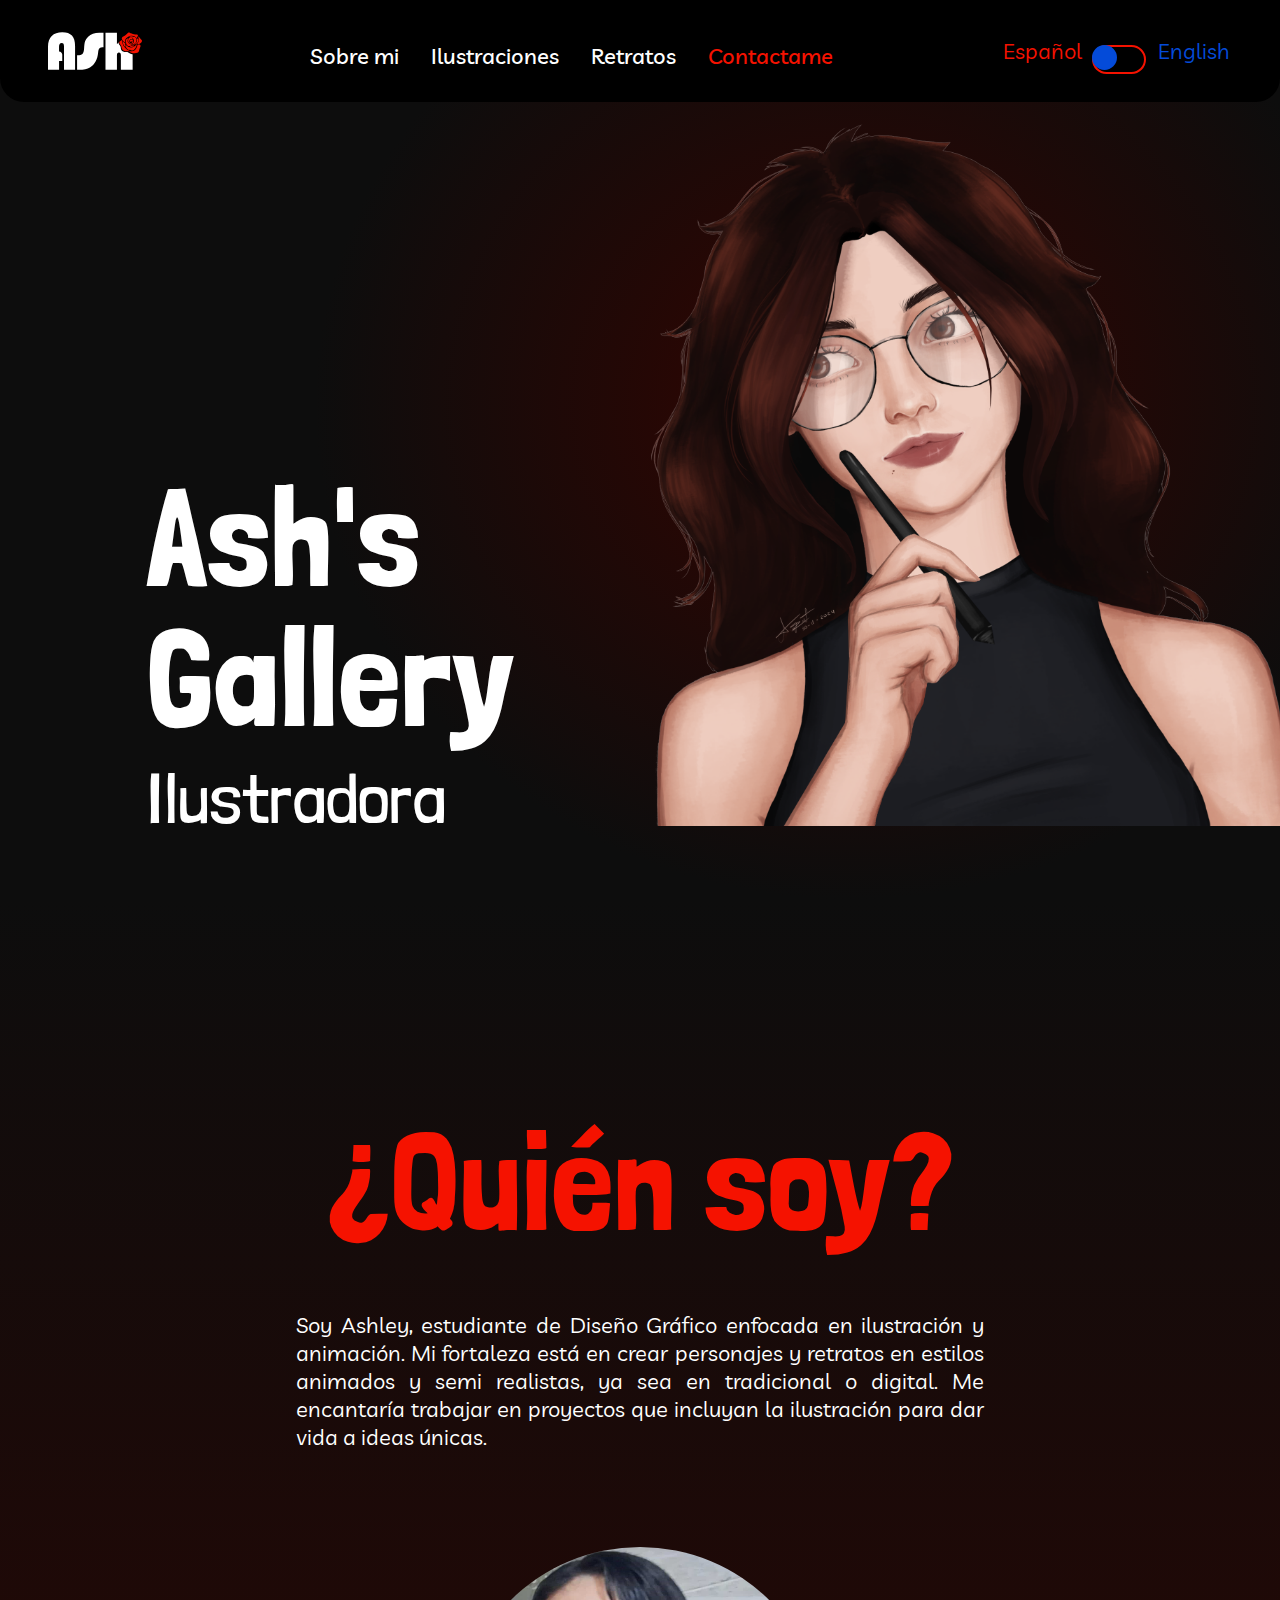
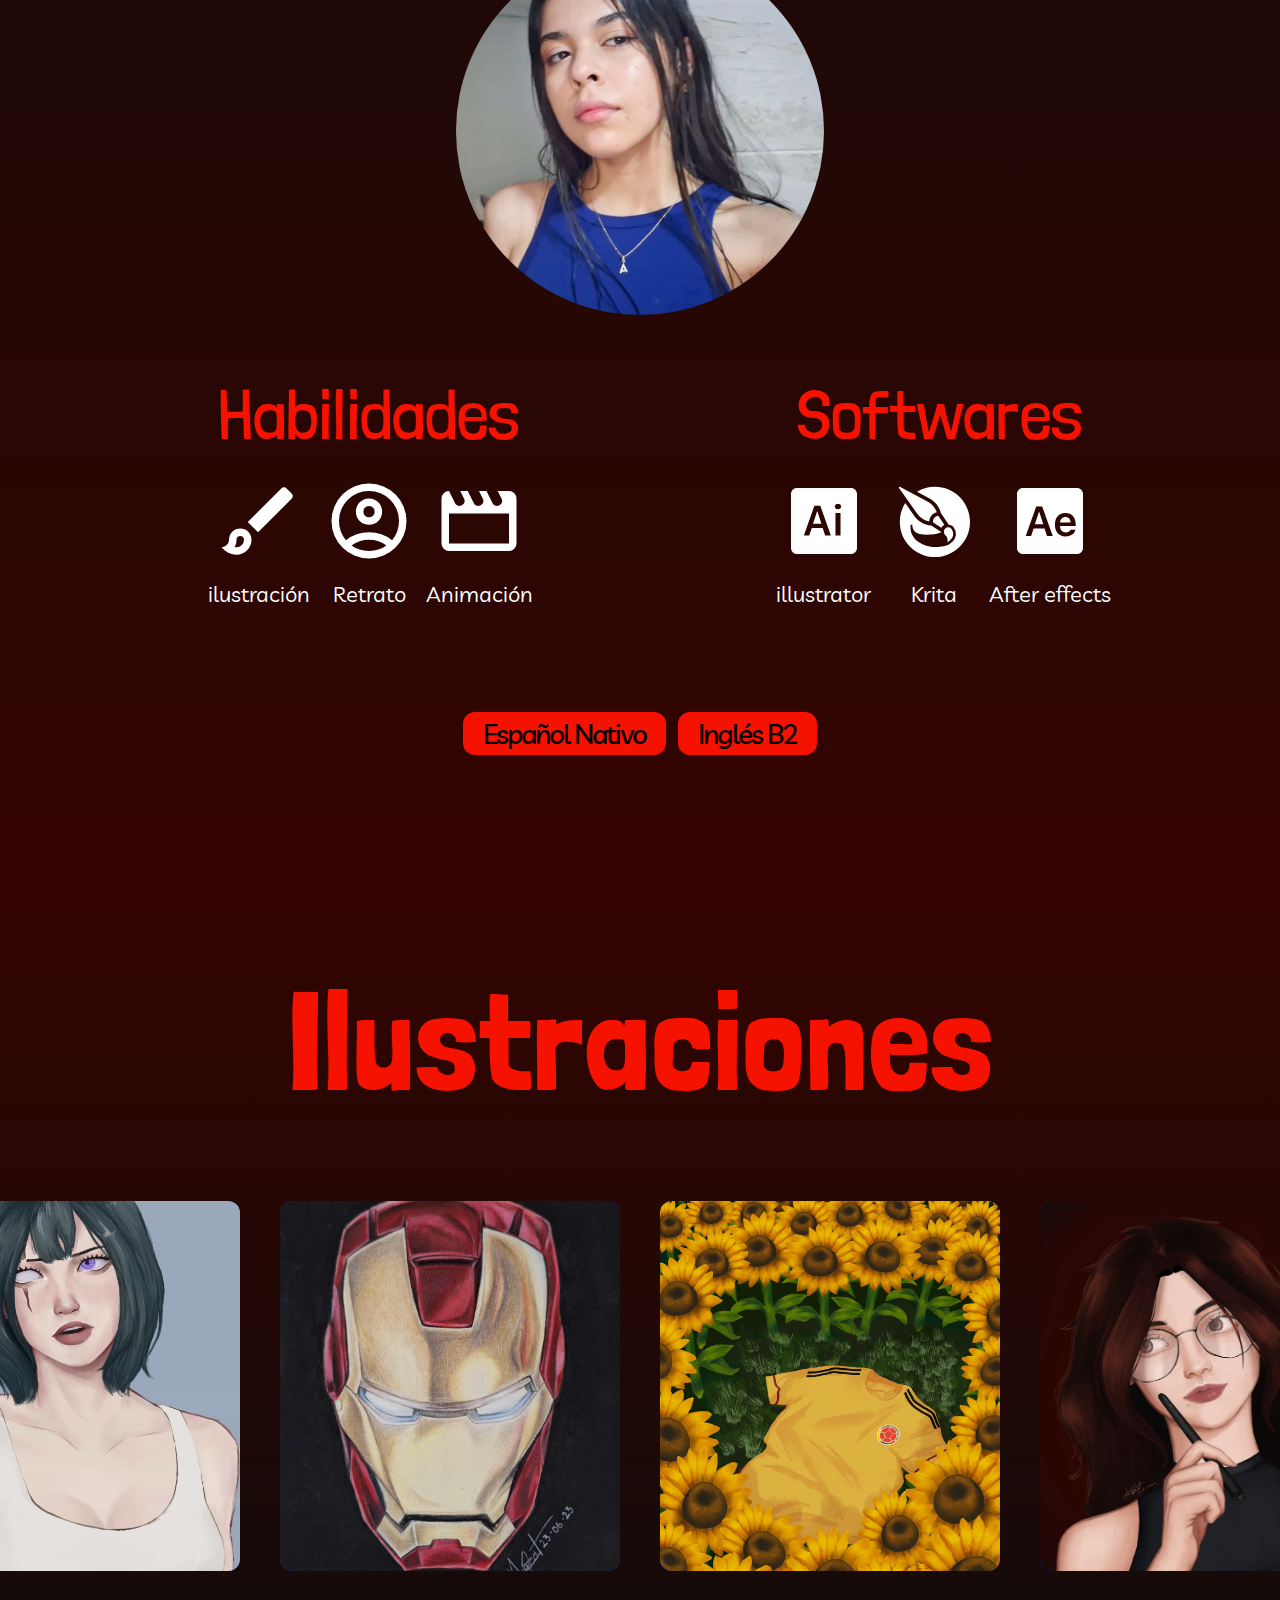
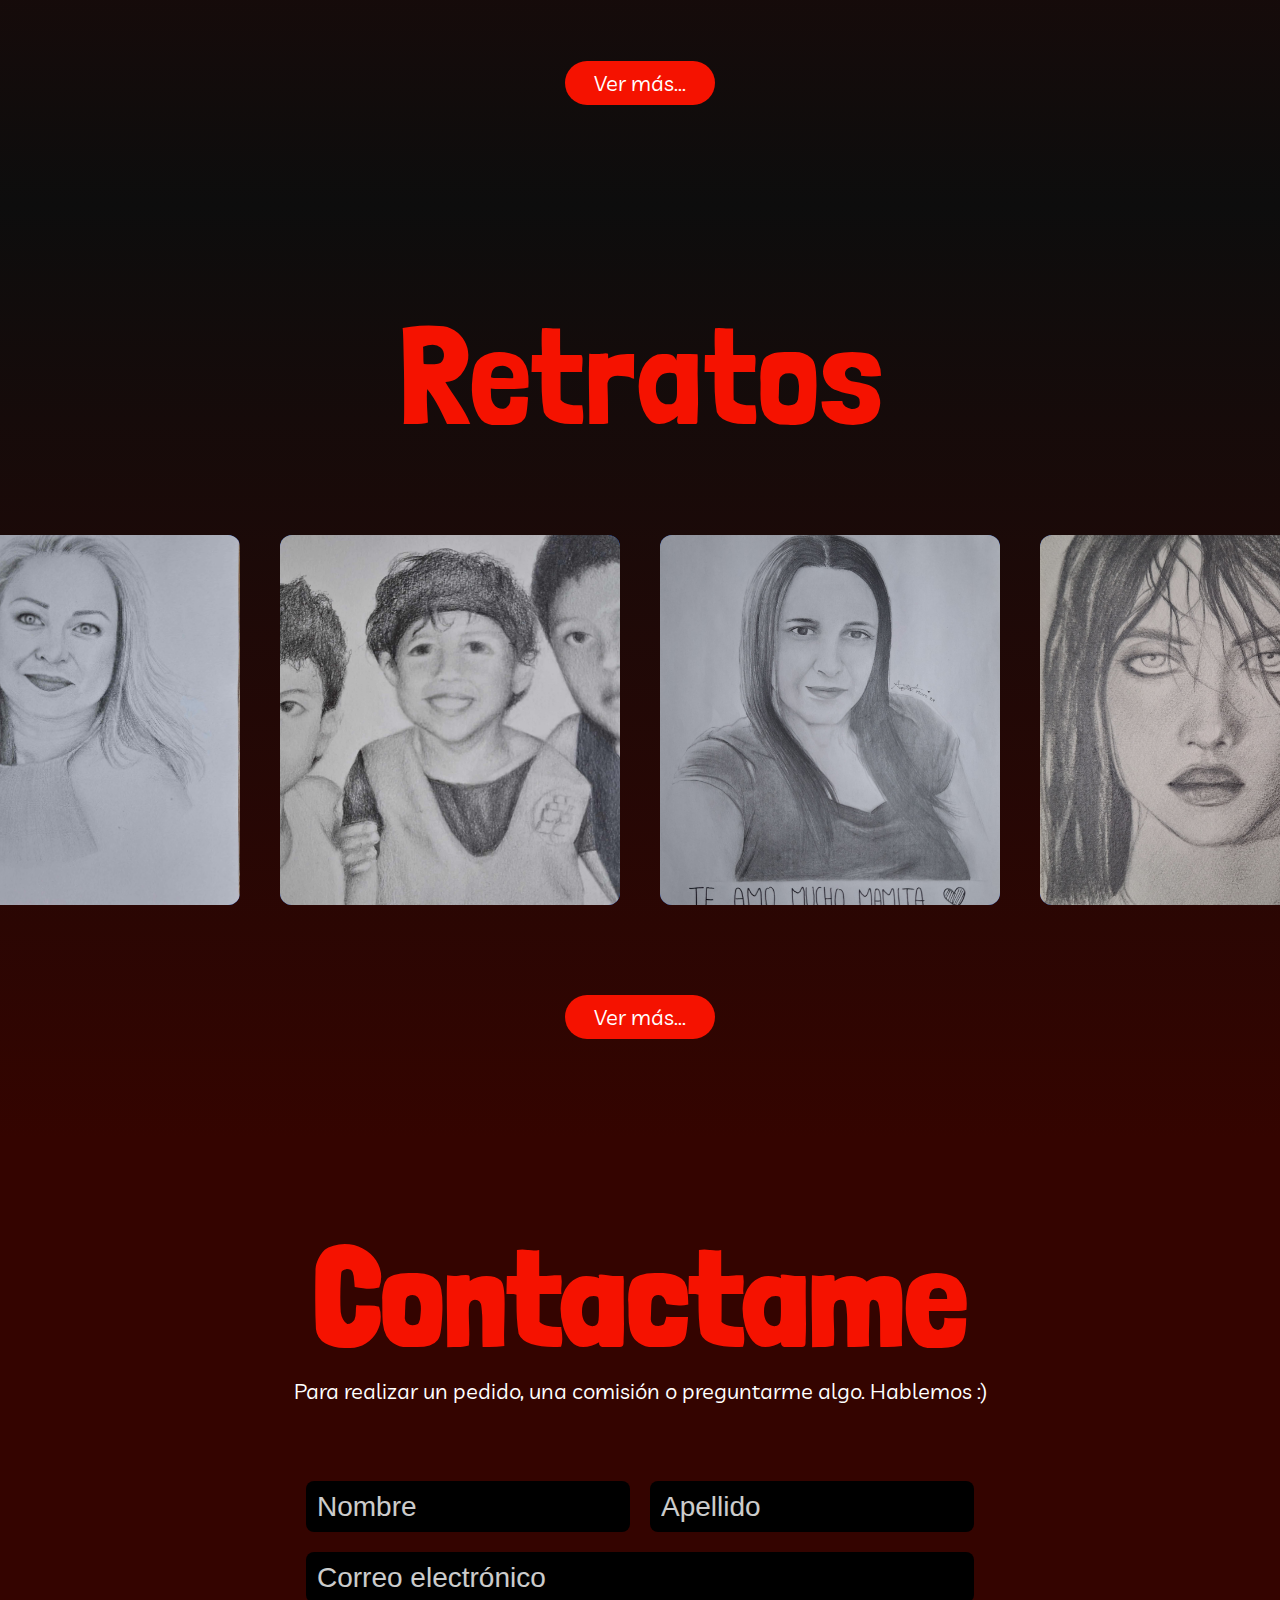
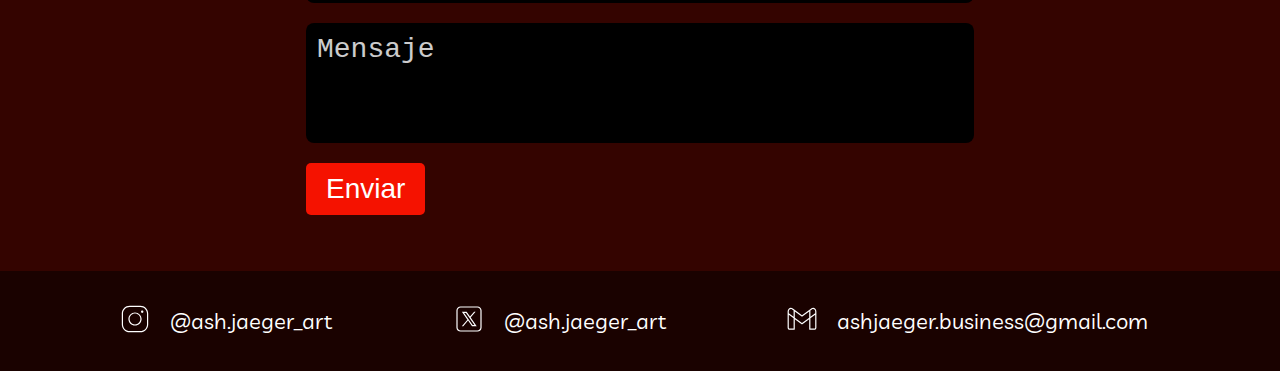
<file: index.html>
<!DOCTYPE html>
<html lang="es">
<head>
    <meta charset="UTF-8">
    <meta name="viewport" content="width=device-width, initial-scale=1.0">
    <link rel="stylesheet" href="css/style.css">
    <!-- FONTS -->
    <!-- Londrina -->
    <link rel="preconnect" href="https://fonts.googleapis.com">
    <link rel="preconnect" href="https://fonts.gstatic.com" crossorigin>
    <link href="https://fonts.googleapis.com/css2?family=Londrina+Solid:wght@100;300;400;900&display=swap" rel="stylesheet">
    <!-- Livvic -->
    <link rel="preconnect" href="https://fonts.googleapis.com">
    <link rel="preconnect" href="https://fonts.gstatic.com" crossorigin>
    <link href="https://fonts.googleapis.com/css2?family=Livvic:ital,wght@0,100;0,200;0,300;0,400;0,500;0,600;0,700;0,900;1,100;1,200;1,300;1,400;1,500;1,600;1,700;1,900&family=Londrina+Solid:wght@100;300;400;900&display=swap" rel="stylesheet">

    <title>Portafolio Ashley Sanjuan</title>
</head>
<body>
    <header class="header">
        <!-- izquierda -->
        <a class="logo" href="#inicio">
        <img class="logo__icon" src="recursos/iconos/ash_logo_svg.svg" alt="">
        </a>
        <!-- centro -->
        <nav class="nav">
            <a class="nav__link" href="#sobremi">Sobre mi</a>
            <a class="nav__link" href="#ilustraciones">Ilustraciones</a>
            <a class="nav__link" href="#retratos">Retratos</a>
            <a class="nav__link nav__link--contactame" href="#contactame">Contactame</a>
        </nav>
        <!-- derecha -->
        <div class="language">
            <span class="es">Español</span>
            <input class="check" type="checkbox"> 
            <span class="en">English</span>
        </div>
    </header>
    <main class="main">
    <!-- inicio -->
        <section id="inicio" class="inicio">
            <div class="inicio__content">
                <div class="inicio__info">
                    <div class="inicio__title">
                        <h2 class="title__text">Ash's</h2>
                        <h2 class="title__text">Gallery</h2>
                    </div>  
                    <p class="inicio__subtitle">Ilustradora</p>
                </div>
            </div>
            <div class="photo__container">
                <img class="inicio__img" src="recursos/imagenes/dibujo_iniciopng.png" alt="dibujo autoretrato">
            </div>
        </section>

    <!-- sobre mi -->

        <section id="sobremi" class="sobremi">
            <div class="sobremi__content container">
                <div class="sobremi__info">
                    <h2 class="sobremi__title">¿Quién soy?</h2>
                    <p class="sobremi__paragraph">Soy Ashley, estudiante de Diseño Gráfico enfocada en ilustración y animación. Mi fortaleza está en crear personajes y retratos en estilos animados y semi realistas, ya sea en tradicional o digital. Me encantaría trabajar en proyectos que incluyan la  ilustración para dar vida a ideas únicas.</p>
                </div>
                <figure class="sobremi__photo">
                    <img class="sobremi__img" src="recursos/imagenes/mi_foto.jpg" alt="mi foto">
                </figure>
                <div class="sobremi__caracteristicas">
                    <div class="sobremi__habilidades">
                        <h2 class="habilidades__titulo">Habilidades</h2>
                        <div class="habilidades__container">
                            <div class="habilidad">
                                <figure class="habilidad__icon">
                                    <img class="icon__img" src="recursos/iconos/brush_icon.svg" alt="ilustracion icono">
                                </figure>
                                <p class="habilidad__text">ilustración</p>
                            </div>
                            <div class="habilidad">
                                <figure class="habilidad__icon">
                                    <img class="icon__img" src="recursos/iconos/portrait.svg" alt="retrato icono">
                                </figure>
                                <p class="habilidad__text">Retrato</p>
                            </div>
                            <div class="habilidad">
                                <figure class="habilidad__icon">
                                    <img class="icon__img" src="recursos/iconos/animacion_icon.svg" alt="animacion icono">
                                </figure>
                                <p class="habilidad__text">Animación</p>
                            </div>
                        </div>
                    </div>
                    <div class="sobremi__softwares">
                        <h2 class="softwares__titulo">Softwares</h2>
                        <div class="softwares__container">
                            <div class="software">
                                <figure class="software__icon">
                                    <img class="icon__img" src="recursos/iconos/illustrator.svg" alt="illustrator icono">
                                </figure>
                                <p class="software__text">illustrator</p>
                            </div>
                            <div class="software">
                                <figure class="software__icon">
                                    <img class="icon__img" src="recursos/iconos/krita.svg" alt="krita icono">
                                </figure>
                                <p class="software__text">Krita</p>
                            </div>
                            <div class="software">
                                <figure class="software__icon">
                                    <img class="icon__img" src="recursos/iconos/after_effects_icon.svg" alt="after effects icono">
                                </figure>
                                <p class="software__text">After effects</p>
                            </div>
                        </div>
                    </div>
                </div>
                <div class="sobremi__language">
                    <p class="language__text">Español Nativo</p>
                    <p class="language__text">Inglés B2</p>
                </div>
            </div>
        </section>

        <!-- ilustraciones -->
        <section id="ilustraciones" class="ilustraciones">
            <div class="ilustraciones__content container">
                <div class="content__top">
                    <h2 class="content__title">Ilustraciones</h2>
                </div>
                <div class="carousel">
                    <a href="#popup__haruka" class="elemento">
                        <img class="elemento__img"  src="recursos/imagenes/HARUKA.jpg" alt="">
                    </a>
                    
                    <a href="#popup__ironman" class="elemento">
                        <img class="elemento__img"  src="recursos/imagenes/iron_man.jpg" alt="">
                    </a>
                    <a href="#popup__colombia" class="elemento">
                        <img class="elemento__img"  src="recursos/imagenes/colombia.jpg" alt="">
                    </a>
                    <a href="#popup__miautoretrato" class="elemento">
                        <img class="elemento__img"  src="recursos/imagenes/autoretrato__mini.jpg" alt="">
                    </a>
                </div>
                <a class="button__vermas" href="https://www.instagram.com/ash.jaeger_art?utm_source=ig_web_button_share_sheet&igsh=ZDNlZDc0MzIxNw%3D%3D" target="_blank">Ver más...</a>
            </div>

            <!-- pop up -->
            <div id="popup__haruka" class="popup__haruka popup">
                <div class="popup__content">
                    <div class="close__button">
                        <a class="popup__close" href="#ilustraciones">&times;</a>
                    </div>
                    <figure class="popup__picture">
                        <img class="popup__picture--img" src="recursos/imagenes/HARUKA.jpg" alt="">
                    </figure>
                    <h2 class="popup__title">Personaje original</h2>
                    <p class="popup__paragraph">Dibujo digital de un personaje original, Haruka.</p>
                </div>
            </div>

            <div id="popup__ironman" class="popup__ironman popup">
                <div class="popup__content">
                    <div class="close__button">
                        <a class="popup__close" href="#ilustraciones">&times;</a>
                    </div>
                    <figure class="popup__picture">
                        <img class="popup__picture--img" src="recursos/imagenes/iron_man.jpg" alt="">
                    </figure>
                    <h2 class="popup__title">Iron man</h2>
                    <p class="popup__paragraph">Dibujo semi realista tradicional con colores prismacolor premier.</p>
                </div>
            </div>

            <div id="popup__colombia" class="popup__colombia popup">
                <div class="popup__content">
                    <div class="close__button">
                        <a class="popup__close" href="#ilustraciones">&times;</a>
                    </div>
                    <figure class="popup__picture">
                        <img class="popup__picture--img" src="recursos/imagenes/colombia.jpg" alt="">
                    </figure>
                    <h2 class="popup__title">Selección Colombia</h2>
                    <p class="popup__paragraph">Dibujo digital que expresa el apoyo de los colombianos.</p>
                </div>
            </div>

            <div id="popup__miautoretrato" class="popup__miautoretrato popup">
                <div class="popup__content popup__content--big">
                    <div class="close__button">
                        <a class="popup__close" href="#ilustraciones">&times;</a>
                    </div>
                    <figure class="popup__picture">
                        <img class="popup__picture--img" src="recursos/imagenes/autoretrato_grande.jpg" alt="">
                    </figure>
                    <h2 class="popup__title">Mi autoretrato animado</h2>
                    <p class="popup__paragraph">Dibujo digital de un retrato animado de mi persona.</p>
                </div>
            </div>

        </section>

        <!-- Retratos -->
        <section id="retratos" class="retratos">
            <div class="retratos__content container">
                <div class="content__top">
                    <h2 class="content__title">Retratos</h2>
                </div>
                <div class="carousel">
                    <a href="#popup__retrato1" class="elemento">
                        <img class="elemento__img"  src="recursos/imagenes/retrato_1.jpg" alt="">
                    </a>
                    
                    <a href="#popup__retratofamiliar" class="elemento">
                        <img class="elemento__img"  src="recursos/imagenes/retrato_familiar_mini.jpg" alt="">
                    </a>
                    <a href="#popup__retrato2" class="elemento">
                        <img class="elemento__img"  src="recursos/imagenes/retrato_2.jpg" alt="">
                    </a>
                    <a href="#popup__billie" class="elemento">
                        <img class="elemento__img"  src="recursos/imagenes/billie.jpg" alt="">
                    </a>
                </div>
                <a class="button__vermas" href="https://www.instagram.com/ash.jaeger_art?utm_source=ig_web_button_share_sheet&igsh=ZDNlZDc0MzIxNw%3D%3D" target="_blank">Ver más...</a>
            </div>
        </section>

        <!-- pop up -->
        <div id="popup__retrato1" class="popup__retrato1 popup">
            <div class="popup__content">
                <div class="close__button">
                    <a class="popup__close" href="#retratos">&times;</a>
                </div>
                <figure class="popup__picture">
                    <img class="popup__picture--img" src="recursos/imagenes/retrato_1.jpg" alt="">
                </figure>
                <h2 class="popup__title">Retrato</h2>
                <p class="popup__paragraph">Dibujo tradicional de un retrato semi realista.</p>
            </div>
        </div>

        <div id="popup__retratofamiliar" class="popup__retratofamiliar popup">
            <div class="popup__content popup__content--big">
                <div class="close__button">
                    <a class="popup__close" href="#retratos">&times;</a>
                </div>
                <figure class="popup__picture">
                    <img class="popup__picture--img" src="recursos/imagenes/retrato_familiar.jpg" alt="">
                </figure>
                <h2 class="popup__title">Retrato de 3 personas</h2>
                <p class="popup__paragraph">Dibujo tradicional de un retrato semi realista de 3 personas.</p>
            </div>
        </div>

        <div id="popup__retrato2" class="popup__retrato2 popup">
            <div class="popup__content">
                <div class="close__button">
                    <a class="popup__close" href="#retratos">&times;</a>
                </div>
                <figure class="popup__picture">
                    <img class="popup__picture--img" src="recursos/imagenes/retrato_2.jpg" alt="">
                </figure>↩
                <h2 class="popup__title">Retrato</h2>
                <p class="popup__paragraph">Dibujo tradicional de un retrato semi realista.</p>
            </div>
        </div>

        <div id="popup__billie" class="popup__billie popup">
            <div class="popup__content">
                <div class="close__button">
                    <a class="popup__close" href="#retratos">&times;</a>
                </div>
                <figure class="popup__picture">
                    <img class="popup__picture--img" src="recursos/imagenes/billie.jpg" alt="">
                </figure>
                <h2 class="popup__title">Retrato de Billie Eilish</h2>
                <p class="popup__paragraph">Dibujo tradicional de un retrato semi realista de Billie Eilish.</p>
            </div>
        </div>

        <!-- formulario de contacto -->
        <section id="contactame" class="contactame">
            <div class="contactame__main">
                <div class="main__top">
                    <div class="main__title">
                        <h2 class="titulo__contactame">Contactame</h2>
                    </div>
                    <div class="main__text">
                        <p class="texto__contactame">Para realizar un pedido, una comisión o preguntarme algo. Hablemos :)</p>
                    </div>
                </div>
                <div class="main__formulario">
                    <!-- Contenedor general del formulario -->
                    <div class="formulario__contenedor">
                        <!-- Primer contenedor: Nombre y Apellido -->
                        <div class="formulario__fila">
                            <input type="text" class="campo__input" placeholder="Nombre">
                            <input type="text" class="campo__input" placeholder="Apellido">
                        </div>
                        <!-- Segundo contenedor: Correo y Mensaje -->
                        <div class="formulario__columna">
                            <input type="email" class="campo__input largo" placeholder="Correo electrónico">
                            <textarea class="campo__input grande campo__textarea" placeholder="Mensaje"></textarea>
                        </div>
                    </div>
                    
                    <!-- Botón de enviar -->
                    <div class="formulario__bottom">
                        <button type="submit" class="boton__enviar">Enviar</button>
                    </div>
                </div>
                <!-- bottom, redes sociales -->
                <div class="main__bottom">
                    <div class="bottom__link">
                        <figure class="link__left">
                            <img class="link__icon" src="recursos/iconos/instagram.svg" alt="">
                        </figure>
                        <div class="link__right">
                            <a class="link__text" href="https://www.instagram.com/ash.jaeger_art?utm_source=ig_web_button_share_sheet&igsh=ZDNlZDc0MzIxNw%3D%3D" target="_blank">@ash.jaeger_art</a>
                        </div>
                    </div>
                    <div class="bottom__link">
                        <figure class="link__left">
                            <img class="link__icon" src="recursos/iconos/twitter.svg" alt="">
                        </figure>
                        <div class="link__right">
                            <a class="link__text" href="https://x.com/Ashjaeger_art?t=L1QAcfdSLQfPSjb81vcSCw&s=09" target="_blank">@ash.jaeger_art</a>
                        </div>
                    </div>
                    <div class="bottom__link">
                        <figure class="link__left">
                            <img class="link__icon" src="recursos/iconos/gmail.svg" alt="">
                        </figure>
                        <div class="link__right">
                            <a class="link__text" href="https://mail.google.com/mail/u/0/#inbox?compose=GTvVlcSKhbsKhqTmFCcCXrQcwvKBvpLVJrgqXmTkKzvtjXBVnfhWlRpGMhvZzkQrkFJMxSKJhQwQf" target="_blank" >ashjaeger.business@gmail.com</a>
                        </div>
                    </div>
                </div>
            </div>
        </section>
    </main>  
    <script src="js/app.js"></script>
</body>
</html>
</file>
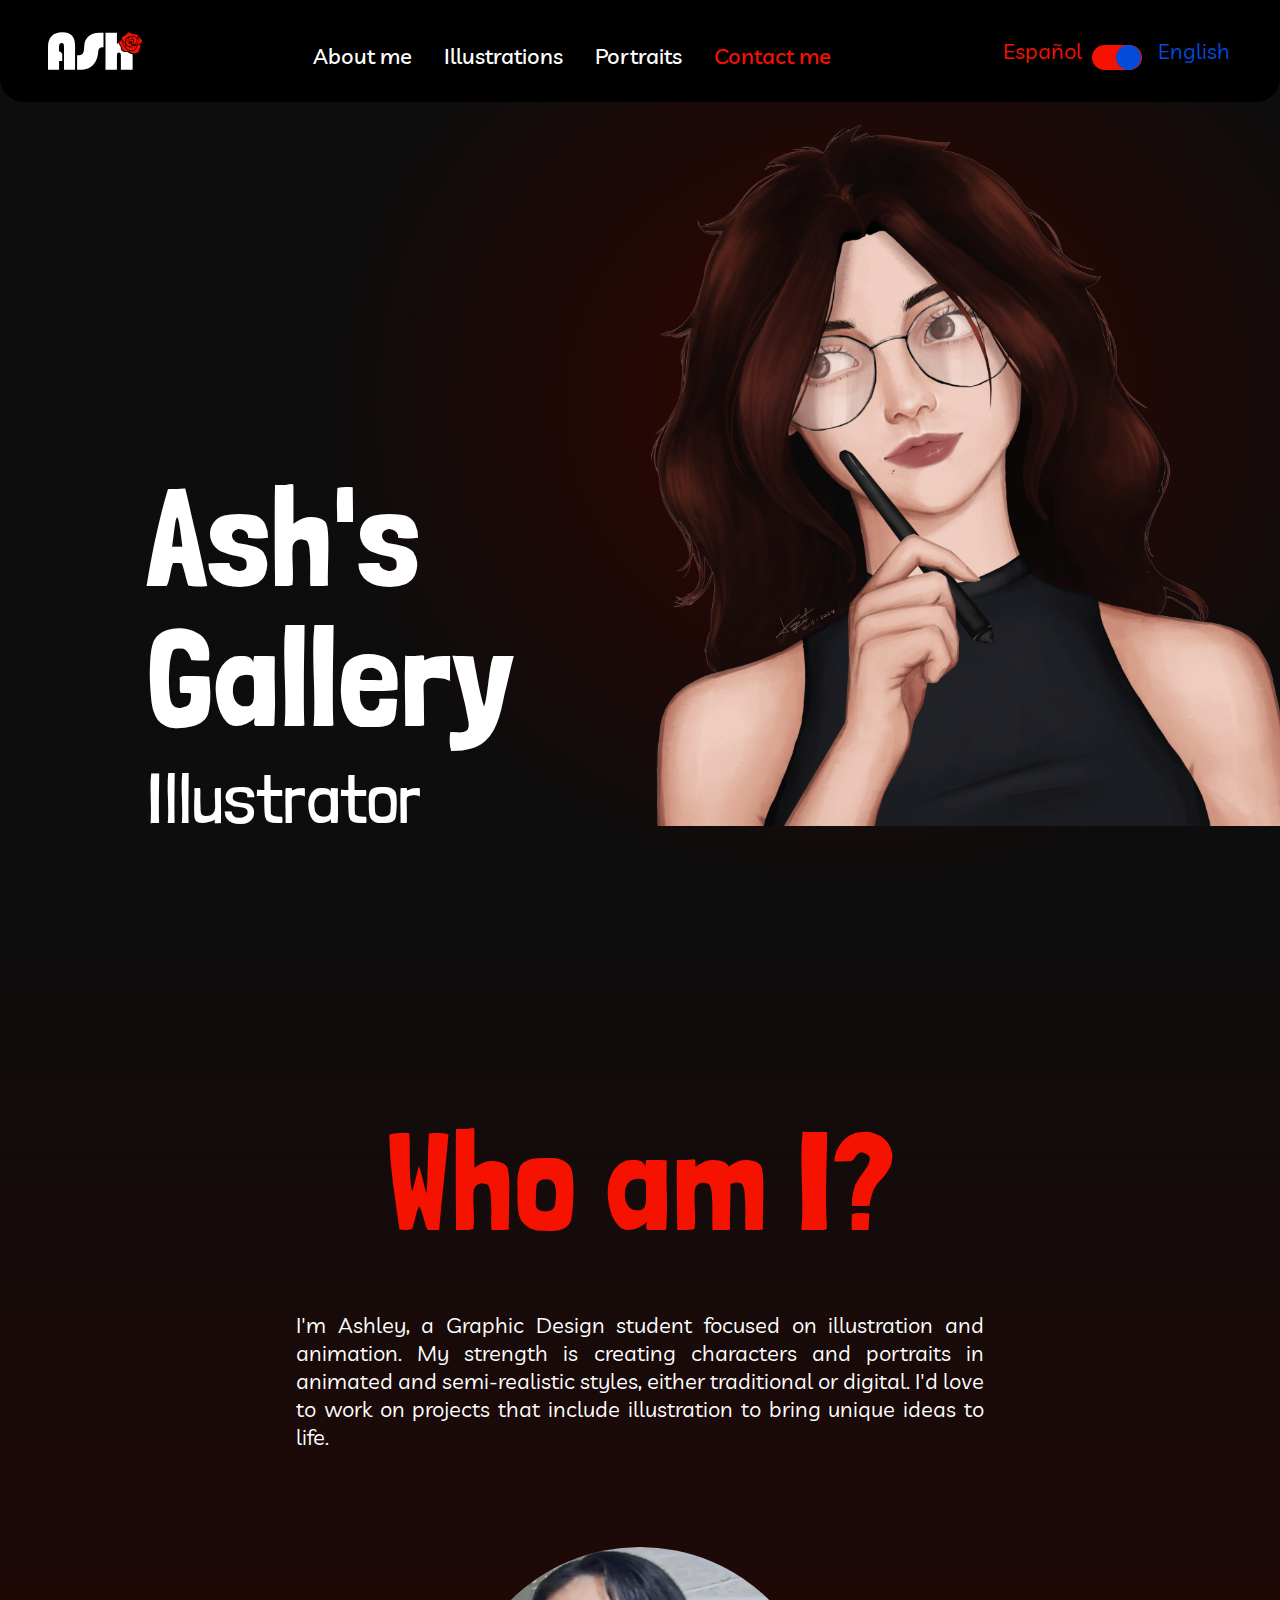
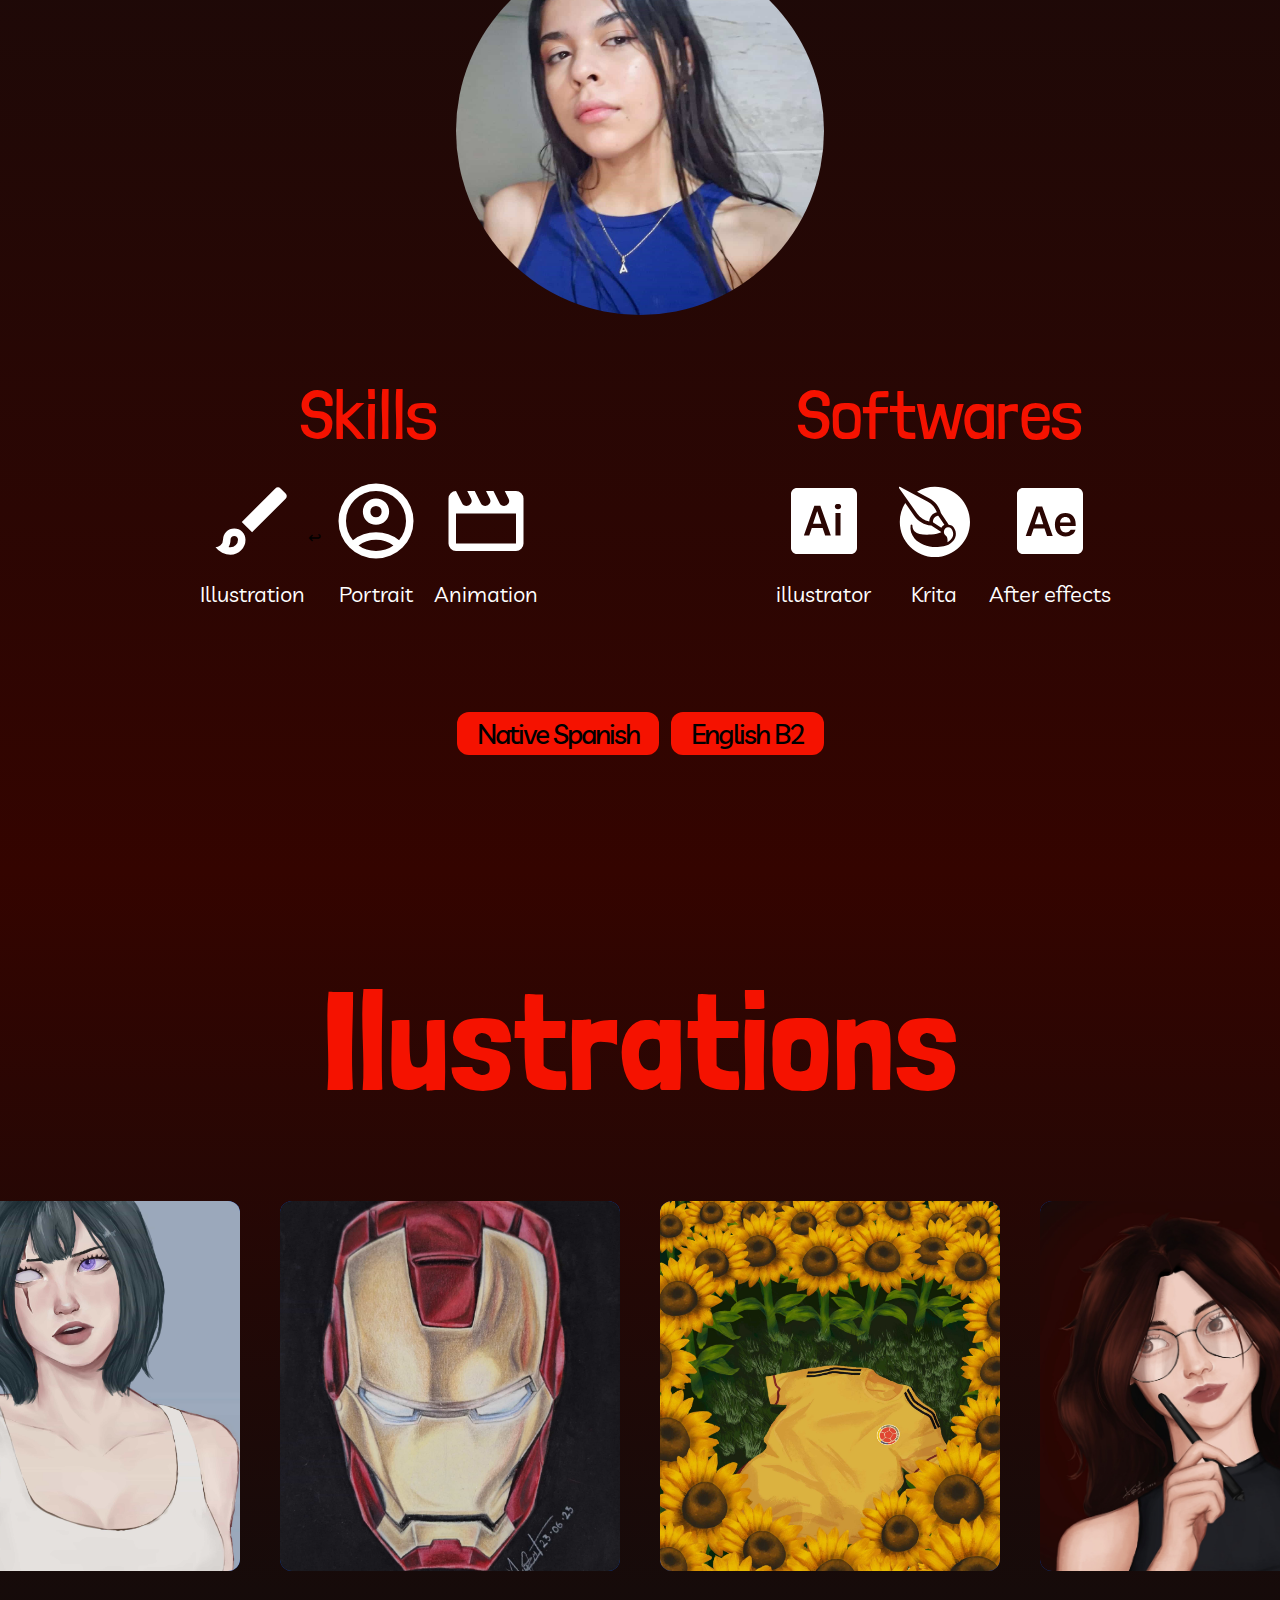
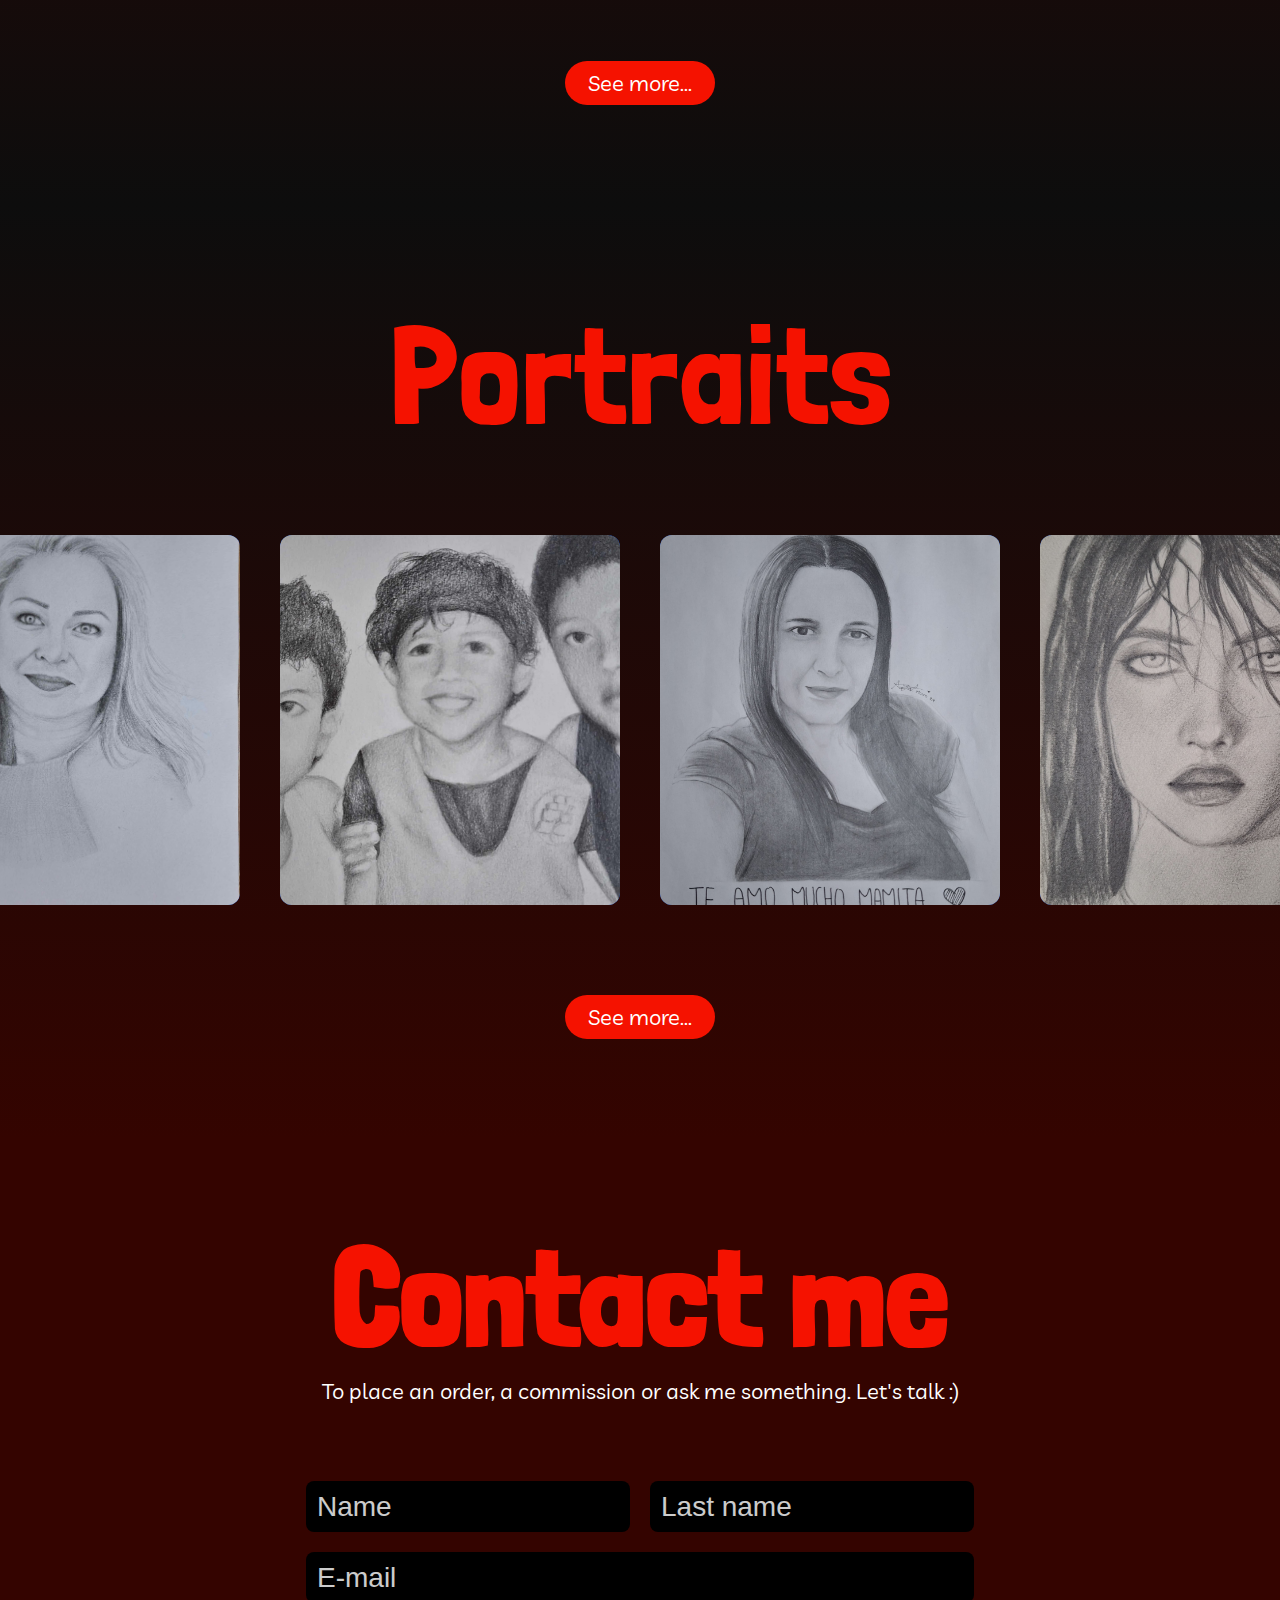
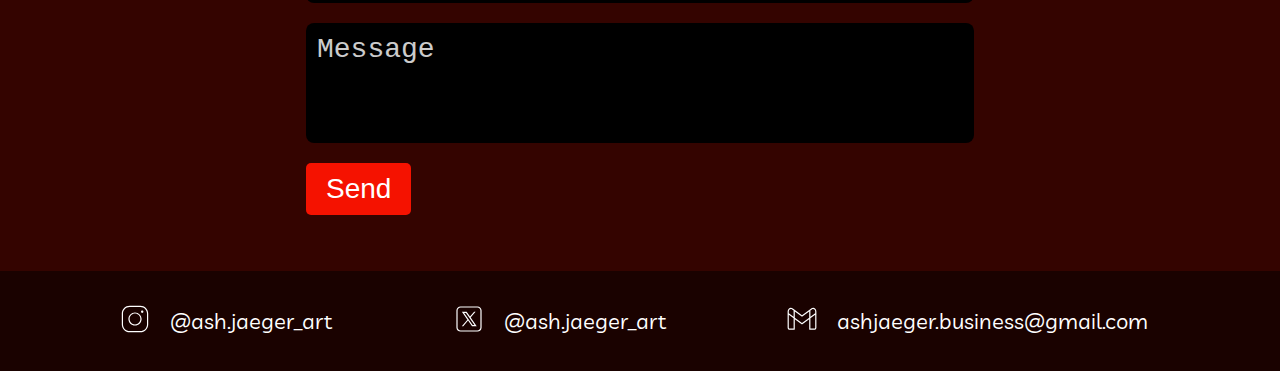
<file: index-english.html>
<!DOCTYPE html>
<html lang="es">
<head>
    <meta charset="UTF-8">
    <meta name="viewport" content="width=device-width, initial-scale=1.0">
    <link rel="stylesheet" href="css/style.css">
    <!-- FONTS -->
    <!-- Londrina -->
    <link rel="preconnect" href="https://fonts.googleapis.com">
    <link rel="preconnect" href="https://fonts.gstatic.com" crossorigin>
    <link href="https://fonts.googleapis.com/css2?family=Londrina+Solid:wght@100;300;400;900&display=swap" rel="stylesheet">
    <!-- Livvic -->
    <link rel="preconnect" href="https://fonts.googleapis.com">
    <link rel="preconnect" href="https://fonts.gstatic.com" crossorigin>
    <link href="https://fonts.googleapis.com/css2?family=Livvic:ital,wght@0,100;0,200;0,300;0,400;0,500;0,600;0,700;0,900;1,100;1,200;1,300;1,400;1,500;1,600;1,700;1,900&family=Londrina+Solid:wght@100;300;400;900&display=swap" rel="stylesheet">

    <title>Portafolio Ashley Sanjuan</title>
</head>
<body>
    <header class="header">
        <!-- izquierda -->
        <a class="logo" href="#inicio">
        <img class="logo__icon" src="recursos/iconos/ash_logo_svg.svg" alt="">
        </a>
        <!-- centro -->
        <nav class="nav">
            <a class="nav__link" href="#sobremi">About me</a>
            <a class="nav__link" href="#ilustraciones">Illustrations</a>
            <a class="nav__link" href="#retratos">Portraits</a>
            <a class="nav__link nav__link--contactame" href="#contactame">Contact me</a>
        </nav>
        <!-- derecha -->
        <div class="language">
            <span class="es">Español</span>
            <input class="check" checked type="checkbox"> 
            <span class="en">English</span>
        </div>
    </header>
    <main class="main">
    <!-- inicio -->
        <section id="inicio" class="inicio">
            <div class="inicio__content">
                <div class="inicio__info">
                    <div class="inicio__title">
                        <h2 class="title__text">Ash's</h2>
                        <h2 class="title__text">Gallery</h2>
                    </div>  
                    <p class="inicio__subtitle">Illustrator</p>
                </div>
            </div>
            <div class="photo__container">
                <img class="inicio__img" src="recursos/imagenes/dibujo_iniciopng.png" alt="dibujo autoretrato">
            </div>
        </section>

    <!-- sobre mi -->

        <section id="sobremi" class="sobremi">
            <div class="sobremi__content container">
                <div class="sobremi__info">
                    <h2 class="sobremi__title">Who am I?</h2>
                    <p class="sobremi__paragraph">I'm Ashley, a Graphic Design student focused on illustration and animation. My strength is creating characters and portraits in animated and semi-realistic styles, either traditional or digital. I'd love to work on projects that include illustration to bring unique ideas to life.</p>
                </div>
                <figure class="sobremi__photo">
                    <img class="sobremi__img" src="recursos/imagenes/mi_foto.jpg" alt="mi foto">
                </figure>
                <div class="sobremi__caracteristicas">
                    <div class="sobremi__habilidades">
                        <h2 class="habilidades__titulo">Skills</h2>
                        <div class="habilidades__container">
                            <div class="habilidad">
                                <figure class="habilidad__icon">
                                    <img class="icon__img" src="recursos/iconos/brush_icon.svg" alt="ilustracion icono">
                                </figure>
                                <p class="habilidad__text">Illustration</p>
                            </div>↩
                            <div class="habilidad">
                                <figure class="habilidad__icon">
                                    <img class="icon__img" src="recursos/iconos/portrait.svg" alt="retrato icono">
                                </figure>
                                <p class="habilidad__text">Portrait</p>
                            </div>
                            <div class="habilidad">
                                <figure class="habilidad__icon">
                                    <img class="icon__img" src="recursos/iconos/animacion_icon.svg" alt="animacion icono">
                                </figure>
                                <p class="habilidad__text">Animation</p>
                            </div>
                        </div>
                    </div>
                    <div class="sobremi__softwares">
                        <h2 class="softwares__titulo">Softwares</h2>
                        <div class="softwares__container">
                            <div class="software">
                                <figure class="software__icon">
                                    <img class="icon__img" src="recursos/iconos/illustrator.svg" alt="illustrator icono">
                                </figure>
                                <p class="software__text">illustrator</p>
                            </div>
                            <div class="software">
                                <figure class="software__icon">
                                    <img class="icon__img" src="recursos/iconos/krita.svg" alt="krita icono">
                                </figure>
                                <p class="software__text">Krita</p>
                            </div>
                            <div class="software">
                                <figure class="software__icon">
                                    <img class="icon__img" src="recursos/iconos/after_effects_icon.svg" alt="after effects icono">
                                </figure>
                                <p class="software__text">After effects</p>
                            </div>
                        </div>
                    </div>
                </div>
                <div class="sobremi__language">
                    <p class="language__text">Native Spanish</p>
                    <p class="language__text">English B2</p>
                </div>
            </div>
        </section>

        <!-- ilustraciones -->
        <section id="ilustraciones" class="ilustraciones">
            <div class="ilustraciones__content container">
                <div class="content__top">
                    <h2 class="content__title">Ilustrations</h2>
                </div>
                <div class="carousel">
                    <a href="#popup__haruka" class="elemento">
                        <img class="elemento__img"  src="recursos/imagenes/HARUKA.jpg" alt="">
                    </a>
                    <a href="#popup__ironman" class="elemento">
                        <img class="elemento__img"  src="recursos/imagenes/iron_man.jpg" alt="">
                    </a>
                    <a href="#popup__colombia" class="elemento">
                        <img class="elemento__img"  src="recursos/imagenes/colombia.jpg" alt="">
                    </a>
                    <a href="#popup__miautoretrato" class="elemento">
                        <img class="elemento__img"  src="recursos/imagenes/autoretrato__mini.jpg" alt="">
                    </a>
                </div>
                <a class="button__vermas" href="https://www.instagram.com/ash.jaeger_art?utm_source=ig_web_button_share_sheet&igsh=ZDNlZDc0MzIxNw%3D%3D" target="_blank">See more...</a>
            </div>

            <!-- pop up -->
            <div id="popup__haruka" class="popup__haruka popup">
                <div class="popup__content">
                    <div class="close__button">
                        <a class="popup__close" href="#ilustraciones">&times;</a>
                    </div>
                    <figure class="popup__picture">
                        <img class="popup__picture--img" src="recursos/imagenes/HARUKA.jpg" alt="">
                    </figure>
                    <h2 class="popup__title">Original character</h2>
                    <p class="popup__paragraph">Digital drawing of an original character, Haruka.</p>
                </div>
            </div>

            <div id="popup__ironman" class="popup__ironman popup">
                <div class="popup__content">
                    <div class="close__button">
                        <a class="popup__close" href="#ilustraciones">&times;</a>
                    </div>
                    <figure class="popup__picture">
                        <img class="popup__picture--img" src="recursos/imagenes/iron_man.jpg" alt="">
                    </figure>
                    <h2 class="popup__title">Iron man</h2>
                    <p class="popup__paragraph">Traditional semi-realistic drawing with Prismacolor Premier colors.</p>
                </div>
            </div>

            <div id="popup__colombia" class="popup__colombia popup">
                <div class="popup__content">
                    <div class="close__button">
                        <a class="popup__close" href="#ilustraciones">&times;</a>
                    </div>
                    <figure class="popup__picture">
                        <img class="popup__picture--img" src="recursos/imagenes/colombia.jpg" alt="">
                    </figure>
                    <h2 class="popup__title">Colombian team</h2>
                    <p class="popup__paragraph">Digital drawing expressing the support of Colombians.</p>
                </div>
            </div>

            <div id="popup__miautoretrato" class="popup__miautoretrato popup">
                <div class="popup__content popup__content--big">
                    <div class="close__button">
                        <a class="popup__close" href="#ilustraciones">&times;</a>
                    </div>
                    <figure class="popup__picture">
                        <img class="popup__picture--img" src="recursos/imagenes/autoretrato_grande.jpg" alt="">
                    </figure>
                    <h2 class="popup__title">My portrait</h2>
                    <p class="popup__paragraph">Digital drawing of an animated portrait of myself.</p>
                </div>
            </div>

        </section>

        <!-- Retratos -->
        <section id="retratos" class="retratos">
            <div class="retratos__content container">
                <div class="content__top">
                    <h2 class="content__title">Portraits</h2>
                </div>
                <div class="carousel">
                    <a href="#popup__retrato1" class="elemento">
                        <img class="elemento__img"  src="recursos/imagenes/retrato_1.jpg" alt="">
                    </a>
                    
                    <a href="#popup__retratofamiliar" class="elemento">
                        <img class="elemento__img"  src="recursos/imagenes/retrato_familiar_mini.jpg" alt="">
                    </a>
                    <a href="#popup__retrato2" class="elemento">
                        <img class="elemento__img"  src="recursos/imagenes/retrato_2.jpg" alt="">
                    </a>
                    <a href="#popup__billie" class="elemento">
                        <img class="elemento__img"  src="recursos/imagenes/billie.jpg" alt="">
                    </a>
                </div>
                <a class="button__vermas" href="https://www.instagram.com/ash.jaeger_art?utm_source=ig_web_button_share_sheet&igsh=ZDNlZDc0MzIxNw%3D%3D" target="_blank">See more...</a>
            </div>
        </section>

        <!-- pop up -->
        <div id="popup__retrato1" class="popup__retrato1 popup">
            <div class="popup__content">
                <div class="close__button">
                    <a class="popup__close" href="#retratos">&times;</a>
                </div>
                <figure class="popup__picture">
                    <img class="popup__picture--img" src="recursos/imagenes/retrato_1.jpg" alt="">
                </figure>
                <h2 class="popup__title">Portratit</h2>
                <p class="popup__paragraph">Traditional drawing of a semi-realistic portrait.</p>
            </div>
        </div>

        <div id="popup__retratofamiliar" class="popup__retratofamiliar popup">
            <div class="popup__content popup__content--big">
                <div class="close__button">
                    <a class="popup__close" href="#retratos">&times;</a>
                </div>
                <figure class="popup__picture">
                    <img class="popup__picture--img" src="recursos/imagenes/retrato_familiar.jpg" alt="">
                </figure>
                <h2 class="popup__title">Portrait of 3 people</h2>
                <p class="popup__paragraph">Traditional drawing of a semi-realistic portrait of 3 people.</p>
            </div>
        </div>

        <div id="popup__retrato2" class="popup__retrato2 popup">
            <div class="popup__content">
                <div class="close__button">
                    <a class="popup__close" href="#retratos">&times;</a>
                </div>
                <figure class="popup__picture">
                    <img class="popup__picture--img" src="recursos/imagenes/retrato_2.jpg" alt="">
                </figure>
                <h2 class="popup__title">Portrait</h2>
                <p class="popup__paragraph">Traditional drawing of a semi-realistic portrait.</p>
            </div>
        </div>

        <div id="popup__billie" class="popup__billie popup">
            <div class="popup__content">
                <div class="close__button">
                    <a class="popup__close" href="#retratos">&times;</a>
                </div>
                <figure class="popup__picture">
                    <img class="popup__picture--img" src="recursos/imagenes/billie.jpg" alt="">
                </figure>
                <h2 class="popup__title">Billie Eillish portrait</h2>
                <p class="popup__paragraph">Traditional drawing of a semi-realistic portrait of Billie Eilish.</p>
            </div>
        </div>

        <!-- formulario de contacto -->
        <section id="contactame" class="contactame">
            <div class="contactame__main">
                <div class="main__top">
                    <div class="main__title">
                        <h2 class="titulo__contactame">Contact me</h2>
                    </div>
                    <div class="main__text">
                        <p class="texto__contactame">To place an order, a commission or ask me something. Let's talk :)</p>
                    </div>
                </div>
                <div class="main__formulario">
                    <!-- Contenedor general del formulario -->
                    <div class="formulario__contenedor">
                        <!-- Primer contenedor: Nombre y Apellido -->
                        <div class="formulario__fila">
                            <input type="text" class="campo__input" placeholder="Name">
                            <input type="text" class="campo__input" placeholder="Last name">
                        </div>
                    
                        <!-- Segundo contenedor: Correo y Mensaje -->
                        <div class="formulario__columna">
                            <input type="email" class="campo__input largo" placeholder="E-mail">
                            <textarea class="campo__input grande campo__textarea" placeholder="Message"></textarea>
                        </div>
                    </div>
                    
                    <!-- Botón de enviar -->
                    <div class="formulario__bottom">
                        <button type="submit" class="boton__enviar">Send</button>
                    </div>
                </div>
                <!-- bottom, redes sociales -->
                <div class="main__bottom">
                    <div class="bottom__link">
                        <figure class="link__left">
                            <img class="link__icon" src="recursos/iconos/instagram.svg" alt="">
                        </figure>
                        <div class="link__right">
                            <a class="link__text" href="https://www.instagram.com/ash.jaeger_art?utm_source=ig_web_button_share_sheet&igsh=ZDNlZDc0MzIxNw%3D%3D" target="_blank">@ash.jaeger_art</a>
                        </div>
                    </div>
                    <div class="bottom__link">
                        <figure class="link__left">
                            <img class="link__icon" src="recursos/iconos/twitter.svg" alt="">
                        </figure>
                        <div class="link__right">
                            <a class="link__text" href="https://x.com/Ashjaeger_art?t=L1QAcfdSLQfPSjb81vcSCw&s=09" target="_blank">@ash.jaeger_art</a>
                        </div>
                    </div>
                    <div class="bottom__link">
                        <figure class="link__left">
                            <img class="link__icon" src="recursos/iconos/gmail.svg" alt="">
                        </figure>
                        <div class="link__right">
                            <a class="link__text" href="https://mail.google.com/mail/u/0/#inbox?compose=GTvVlcSKhbsKhqTmFCcCXrQcwvKBvpLVJrgqXmTkKzvtjXBVnfhWlRpGMhvZzkQrkFJMxSKJhQwQf" target="_blank" >ashjaeger.business@gmail.com</a>
                        </div>
                    </div>
                </div>
            </div>
        </section>
    </main> 
    <script src="../js/app.js"></script>
</body>
</html>
</file>
<file: css/style.css>
*{
    box-sizing: border-box;
    margin: 0px;
}


:root {

    /* colors */

--white: #fff;
--black: #000;
--dark_grey: #0D0D0D;
--light-red: #F51200;
--red: #CA1818;
--dark-red: #340400;
--blue: #044BD9;

    /* gradient */

--radial-gradient: radial-gradient(41.97% 55.05% at 66.56% 44.95%, #340400 0%, #0D0D0D 100%);
--linear-gradient-one: linear-gradient(180deg, #0D0D0D 0%, #340400 100%);
--linear-gradient-two: linear-gradient(180deg, #340400 0%, #0D0D0D 100%);

    /* medidas */
--space-3xs: 2px;
--space-2xs: 4px;
--space-xs: 8px;
--space-s: 12px;
--space-m: 16px;
--space-l: 20px;
--space-xl: 24px;
--space-2xl: 28px;
--space-3xl: 32px;
--space-5xl: 40px;
}

body {
    font-family: "Livvic", serif;
}

:root { scroll-behavior: smooth;}

.container {
    margin: 0px auto;
    align-items: center ;
}

/* header */

.header {
    display: flex;
    padding: var(--space-xl, 24px) var(--space-5xl, 40px);
    align-items: center;
    justify-content: space-between;
    position: fixed;
    width: 100vw;
    background-color: var(--black, #000);
    z-index: 1;
    border-bottom-left-radius: var(--space-xl, 24px);
    border-bottom-right-radius: var(--space-xl, 24px);
}

.logo {
    width: 110px;
    height: 54px;
    padding: var(--space-xs, 8px);
    gap: var(--space-xs, 8px);
}

.logo__icon {
    width: 94px;
    height: 38px;
}

/* nav */

.nav {
    width: auto;
    height: 48px;
    display: flex;
    gap: var(--space-3xl, 32px);
    align-items: center;
    
}

.nav__link {
    width: fit-content ;
    padding: 10px 0px 0px 0px;
    gap: 10px;
    /* font */
    font-size: 22px;
    font-weight: 500;
    line-height: var(--space-2xl, 28px);
    text-align: center;
    text-decoration: none;
    color: var(--white, #fff);
}

.nav__link:hover {
    color: var(--light-red, #F51200);
}

.nav__link--contactame {
    color: var(--light-red, #F51200);
}

.nav__link--contactame:hover {
    background-color: var(--light-red, #F51200);
    color: var(--white, #fff);
    width: 146px;
    height: 48px;
    border-radius: var(--space-s, 12px);
}

/* language */

.language {
    display: flex;
    align-items: center;
    justify-content: center;
    gap: 10px;
    padding: 10px;
}

.es, .en {
    font-size: 22px;
    font-weight: 400;
    line-height: var(--space-2xl, 28px);
    text-align: center;
}

.es {
    color:var(--light-red, #F51200);
}

.en {
    color: #044BD9;
}

.check {
    position: relative;
    width: 56px;
}

.check:before {
    content: '';
    position: absolute;
    width: 50px;
    height: 25px;
    border-radius: 25px;
    background: var(--black, #000);
    border: var(--space-3xs, 2px) solid var(--light-red, #F51200);
}

.check:after {
    content: '';
    position: absolute;
    width: 25px;
    height: 25px;
    background: var(--blue, #044BD9);
    border-radius:var(--space-xl, 24px);
    transition: 0.25s;
    border:var(--space-3xs, 2px) solid var(--blue, #044BD9);
    box-sizing: border-box;
}

.check:checked:after {
    left: var(--space-xl, 24px); 
    border:var(--space-3xs, 2px);
    border: solid #044BD9;
}

.check:checked:before {
    background: var(--light-red);
    border: var(--light-red);
}

/* sections */

.main {
    background: var(--radial-gradient) ;
    width: 100%;
}

/* inicio */

.inicio {
    width: 100%;
    display: flex;
    flex-direction: row;
    align-items: center;
    justify-content: center;
    box-sizing: border-box;
}

.inicio__content {
    padding-top: 100px; 
    width: 100%;
    display: flex;
    flex-direction: column;
    align-items: flex-start;
    justify-content: flex-start;
    gap: 80px;
    text-align: left;
}

.inicio__info {
    padding: 120px;
    gap: var(--space-2xs, 4px);
    font-family: "Londrina Solid", serif;
    color: var(--white, #fff);
    position: absolute;
    bottom: var(--space-5xl, 40px);
}

.inicio__title {
    display:flex;
    flex-direction: column;
}

.title__text {
    font-size: 140px;
    font-weight: 400;
}

.inicio__subtitle {
    font-size: 70px;
    font-weight: 300;
}

.inicio {
    display: flex;
    justify-content: center; 
    align-items: center; 
    background: var(--radial-gradient);
    height: 100vh;
    padding: 20px; 
}

.inicio__content {
    display: flex;
    justify-content: space-between; 
    align-items: center; 
    width: 100%; 
    max-width: 1280px; 
}

.inicio__info {
    flex: 1; 
    display: flex;
    flex-direction: column; 
    gap: 10px; 
    font-family: "Londrina Solid", serif;
    color: var(--white, #fff);
    padding: 20px;
}

.inicio__title {
    display: flex;
    flex-direction: column;
}

.title__text {
    font-size: 140px; 
    font-weight: 400;
    margin: 0;
    line-height: 1; 
}

.inicio__subtitle {
    font-size: 70px;
    font-weight: 300;
    margin: 0;
}

.photo__container {
    width: 100%;
    position: relative;
    height: 674px;
    overflow:visible;
}

.inicio__img {
    position: absolute;
    width: auto;
    height: 713px;
}



/* sobre mi */

.sobremi {
    background: var(--linear-gradient-one);
    min-height: 100vh; 
    display: flex;
    flex-direction: column; 
    align-items: center; 
    justify-content: center; 
    text-align: center; 
    padding: 48px; 
    gap: 48px; 
}

.sobremi__content {
    display: flex;
    flex-direction: column; 
    align-items: center;
    gap: 48px;
    padding-top: 150px;
    padding-bottom: 68px;
}

.sobremi__info {
    max-width: 688px;
}

.sobremi__title {
    font-size: 140px;
    color: var(--light-red, #F51200);
    font-weight: 400;
    font-family: "Londrina Solid", serif;
    padding-bottom: 48px;
}

.sobremi__paragraph {
    font-size: 22px;
    font-weight: 400;
    line-height: var(--space-2xl, 28px);
    color: var(--white, #fff);
    padding-bottom: 48px;
    text-align: justify;
}

.sobremi__photo {
    max-width: 368px;
    max-height: 368px;
    border-radius: 999px;
}

.sobremi__img {
    width: 100%;
    display: block;
    border-radius: 999px;
}


/* sobre mi caracteristicas */

.sobremi__caracteristicas {
    display: flex;
    gap: 200px;
    padding-bottom: 48px;
}

.sobremi__habilidades {
    width: 399px;
    height: 253px;
    gap: var(--space-s, 12px);
}

.habilidades__titulo {
    color: var(--light-red, #F51200);
    padding: 10px;
    font-size: 70px;
    font-weight: 300;
    font-family: "Londrina Solid", serif;
    
}

.habilidades__container {
    display: flex;
    align-items: center;
    justify-content: center;
}

.habilidad {
    gap: var(--space-5xl, 40px);
}

.habilidad__icon {
    padding: 10px;
}

.icon__img {
    width: 90px;
    height: 90px;
}

.habilidad__text {
    font-size: 22px;
    font-weight: 400;
    line-height: var(--space-2xl, 28px);
    text-align: center;
    text-decoration-skip-ink: none;
    color: var(--white, #fff);

}

.softwares__titulo {
    color: var(--light-red, #F51200);
    padding: 10px;
    font-size: 70px;
    font-weight: 300;
    font-family: "Londrina Solid", serif;
}

.softwares__container {
    display: flex;
    align-items: center;
    justify-content: center;
}

.software {
    gap: var(--space-5xl, 40px);
}

.software__icon {
    padding: 10px;
}

.software__text {
    font-size: 22px;
    font-weight: 400;
    line-height: var(--space-2xl, 28px);
    text-align: center;
    text-decoration-skip-ink: none;
    color: var(--white, #fff);
}

/* sobre mi idiomas */

.sobremi__language {
    display: flex;
    gap: var(--space-s, 12px);
}

.language__text {
    background-color:var(--light-red, #F51200);
    padding: var(--space-2xs, 4px) var(--space-l, 20px);
    border-radius:var(--space-s, 12px);

    font-size: var(--space-2xl, 28px);
    font-weight: 500;
    letter-spacing: -2px;
}

/* ilustraciones */

.ilustraciones {
    background: var(--linear-gradient-two);
}

.ilustraciones__content {
    padding: 100px 0px;
    display: flex;
    flex-direction: column;
    gap: 80px;

}

.content__top {
    width: 1280px;
    height: 140px;
    padding: 10px 0px 0px 0px;
    gap: 10px;

}

.content__title {
    font-family: "Londrina Solid", serif;
    font-size: 140px;
    font-weight: 400;
    line-height: 120px;
    text-align: center;
    color: var(--light-red, #F51200);

}

.carousel {
    display: flex; 
    flex-direction: row; 
    overflow-x: auto; 
    gap: var(--space-5xl, 40px); 
    scroll-behavior: smooth; 
    padding: 10px 0; 
}

.elemento {
    flex-shrink: 0; 
    width: 340px;
    height: 370px;
    background-color: #044BD9;
    border-radius: var(--space-s, 12px);
    overflow: hidden; 
    display: flex;
    justify-content: center;
    align-items: center;
}


.elemento__img {
    width: 100%;
    height: auto; 
    border-radius:var(--space-s, 12px);
    object-fit: cover;
}

/* pop up */

.popup__content {
    padding: var(--space-l, 20px);
    position: relative;
    width: 350px;
    height: auto;
    background: var(--black, #000);
    border-radius: var(--space-xs, 8px);
    box-shadow: 0 0 5px rgba(0, 0, 0, 15)
}

.popup__content--big {
    width: 600px;
}

.popup__picture {
    width: 100%;
}

.popup__picture--img {
    width: 100%;
    height: 100%;
    object-fit: contain;
    border-radius: var(--space-xs, 8px);
}

.popup__title {
    margin-top: var(--space-l, 20px);
    margin-left: var(--space-s, 12px);
    font-size: var(--space-2xl, 28px);
    font-weight: 500;
    letter-spacing: -2px;
    color: var(--white, #fff);
}

.popup__paragraph {
    margin: var(--space-s, 12px);
    color: var(--white, #fff);
}

.close__button {
    position: absolute;
    top: var(--space-3xl, 32px);
    right:var(--space-3xl, 32px);
    width: var(--space-5xl, 40px);
    height: var(--space-5xl, 40px);
    border-radius: 5px;
    background: rgba(0, 0, 0, 0.1);
    display: flex;
    justify-content: center;
    align-items: center;
}

.popup__close {
    text-decoration: none;
    font-weight: 500;
    font-size: var(--space-2xl, 28px);
    color: var(--white, #fff);
}

.popup__close:hover {
    color: var(--light-red, #F51200);
}


/* boton ver mas */


.button__vermas {
    width: 150px;
    height: 44px;
    padding: var(--space-xs, 8px) 0px;
    gap: 10px;
    border-radius: var(--space-xl, 24px);
    background-color: var(--light-red, #F51200);
    display: flex;
    justify-content: center; 
    align-items: center; 
    text-align: center; 
    color: var(--white, #fff); 
    font-size: 22px; 
    font-weight: 400;
    text-decoration: none;
}

.button__vermas:hover {
    background-color: #044BD9;
}

/* retratos */

.retratos {
    background: var(--linear-gradient-one);
}

.retratos__content {
    display: flex;
    flex-direction: column;
    gap: 80px;
    padding: 100px 0px;
}

/* pop up retratos e ilustraciones */

.popup {
    visibility: hidden;
    opacity: 0;
    position: absolute;
    top: 0;
    bottom: 0;
    left: 0;
    right: 0;
    display: flex;
    align-items: center;
    justify-content: center;
    background: rgba(0, 0, 0, 0.5);
    transition: all .4s;
}

.popup:target {
    visibility: visible;
    opacity: 1;
}

/* contacto */

.contactame {
    background-color: var(--dark-red, #340400);
}

.contactame__main {
    width: 100%;
    position: relative;
    height: 832px;
    display: flex;
    flex-direction: column;
    align-items: center;
    justify-content: flex-end;
    gap: 56px;
    text-align: left;
}

/* Título y texto superior */
.main__top {
    text-align: center;
    margin-bottom: var(--space-l, 20px);
    }

.titulo__contactame {
    font-family: 'Londrina Solid';
    color: #f51200;
    font-size: 140px;
    line-height: 120px;
    position: relative;
    text-align: center;
    padding-bottom: var(--space-l, 20px);
}

.texto__contactame {
    position: relative;
    font-size: 22px;
    line-height: var(--space-2xl, 28px);
    color: var(--white, #fff);
    text-align: center;
}

/* Formulario */

/* Contenedor del formulario */
.formulario__contenedor {
    display: flex;
    flex-direction: column;
    gap: var(--space-l, 20px);
    align-items: center;
    padding-bottom: var(--space-l, 20px);
    font-weight: 500;
    font-size: var(--space-2xl, 28px);
}

/* Primer contenedor: Nombre y Apellido */
.formulario__fila {
    display: flex;
    gap: var(--space-l, 20px);
}

/* Segundo contenedor: Correo y Mensaje */
.formulario__columna {
    display: flex;
    flex-direction: column;
    gap: var(--space-l, 20px);
}

/* Campos de entrada (inputs y textarea) */
.campo__input {
    background-color: var(--black, #000);
    color: var(--white, #fff);
    border: 1px solid transparent;
    border-radius: var(--space-xs, 8px);
    padding: 10px;
    font-size: var(--space-2xl, 28px);
    font-weight: 500;
    outline: none;
    transition: border 0.3s ease;
}

.campo__input::placeholder {
    color: var(--white, #fff);
    opacity: 0.8;
}

/* Tamaño de los campos */
.campo__input.largo {
    width: 668px;
    height: 51px;
}

.campo__input.grande {
    width: 668px;
    height: 120px;
    resize: none;
}

/* Tamaño general para campos pequeños */
.campo__input:not(.largo):not(.grande) {
    width: 324px;
    height: 51px;
}

.campo__input:focus {
    border: 1px solid var(--light-red, #F51200);
}

/* Botón de enviar */
.formulario__bottom {
    display: flex;
    justify-content: flex-start; 
}

.boton__enviar {
    background-color: var(--light-red, #F51200);
    color: var(--white, #fff);
    padding: 10px var(--space-l, 20px);
    border: none;
    border-radius: 5px;
    cursor: pointer;
    font-size: var(--space-2xl, 28px);
    font-weight: 500;
    text-align: center;
}

.boton__enviar:hover {
    background-color: #044BD9;
}

/* contactame - redes sociales y correo */

.main__bottom {
    width: 100%;
    background-color: rgba(0, 0, 0, 0.5);
    display: flex;
    flex-direction: row;
    align-items: center;
    justify-content: center;
    padding: var(--space-xl, 24px) 120px;
    box-sizing: border-box;
    gap: 56px;
}

.bottom__link {
    position: relative;
    width: 100%;
    display: flex;
    flex-direction: row;
    align-items: center;
    justify-content: flex-start;
    gap: var(--space-xs, 8px);
}

.link__icon {
    width: 30px;
    position: relative;
    height: 30px;
    justify-content: center;
    align-items: center;
    color: var(--white, #fff);
}

.link__right {
    display: flex;
    flex-direction: row;
    align-items: center;
    justify-content: center;
    padding: var(--space-s, 12px);
}

.link__text {
    position: relative;
    font-size: 22px;
    line-height: var(--space-2xl, 28px);
    color: var(--white, #fff);
    text-align: center;
    text-decoration: none;
}

.link__text:hover {
    color: var(--light-red, #F51200);
}

@media (max-width: 768px) {

    /* Header */
    .header {
        flex-direction: column;
        padding: var(--space-s, 12px);
    }

    .logo {
        width: 90px;
        height: 40px;
    }

    .nav {
        gap: var(--space-xs, 8px);
        align-items: center;
        height: auto;
    }

    .nav__link {
        font-size: var(--space-m, 16px);
    }

    .nav__link--contactame {
        width: fit-content;
        height: auto;
        font-size: var(--space-m, 16px);
    }

    .language {
        gap: var(--space-xs, 8px);
    }

    .check {
        width: 40px;
    }

    /* Inicio */
    .inicio {
        flex-direction: column;
        padding: 10px;
        text-align: center;
    }

    .inicio__title .title__text {
        font-size: 80px;
    }

    .inicio__subtitle {
        font-size: 40px;
    }

    .photo__container {
        height: auto;
    }

    .inicio__img {
        height: auto;
        max-width: 100%;
    }

    /* Sobre mí */
    .sobremi {
        padding: 24px;
    }

    .sobremi__title {
        font-size: 70px;
    }

    .sobremi__paragraph {
        font-size: 16px;
        line-height: 1.5;
    }

    .sobremi__caracteristicas {
        flex-direction: column;
        gap: var(--space-m, 16px);
    }

    .habilidades__titulo,
    .softwares__titulo {
        font-size: 40px;
    }

    .habilidad__icon .icon__img,
    .software__icon .icon__img {
        width: 50px;
        height: 50px;
    }

    /* Ilustraciones */
    .ilustraciones__content {
        padding: 100px 0px;
        gap: 40px;
    }

    .content__title {
        font-size: 70px;
    }

    .carousel {
        gap: var(--space-m, 16px);
    }

    .elemento {
        width: 200px;
        height: 220px;
    }

    .elemento__img {
        border-radius: var(--space-xs, 8px);
    }

    /* Botón Ver Más */
    .button__vermas {
        width: 120px;
        height: 40px;
        font-size: 16px;
    }

    /* Contenedor del formulario */
    .formulario__contenedor {
        gap: 10px; 
        font-size: 20px; 
        padding: 10px; 
    }

    /* Contenedor: Nombre y Apellido */
    .formulario__fila {
        flex-direction: row; 
        gap: 10px; 
    }

    /* Contenedor: Correo y Mensaje */
    .formulario__columna {
        gap: 10px; 
    }

    /* Campos de entrada */
    .campo__input {
        padding: 8px; 
        font-size: 18px; 
        width: 100%;
        height: 40px; 
    }

    /* Campos largos */
    .campo__input.largo {
        width: 100%; 
        height: 40px; 
    }

    /* Campo grande (textarea) */
    .campo__input.grande {
        width: 100%;
        height: 80px; 
    }

    /* Botón de enviar */
    .formulario__bottom {
        justify-content: flex-start;
        width: 100%;
    }

    .boton__enviar {
        font-size: 20px; 
        padding: 8px 16px; 
        border-radius: 4px; 
    }

    .main__bottom {
        flex-direction: column;
        gap: 12px;
    }
}
</file>
